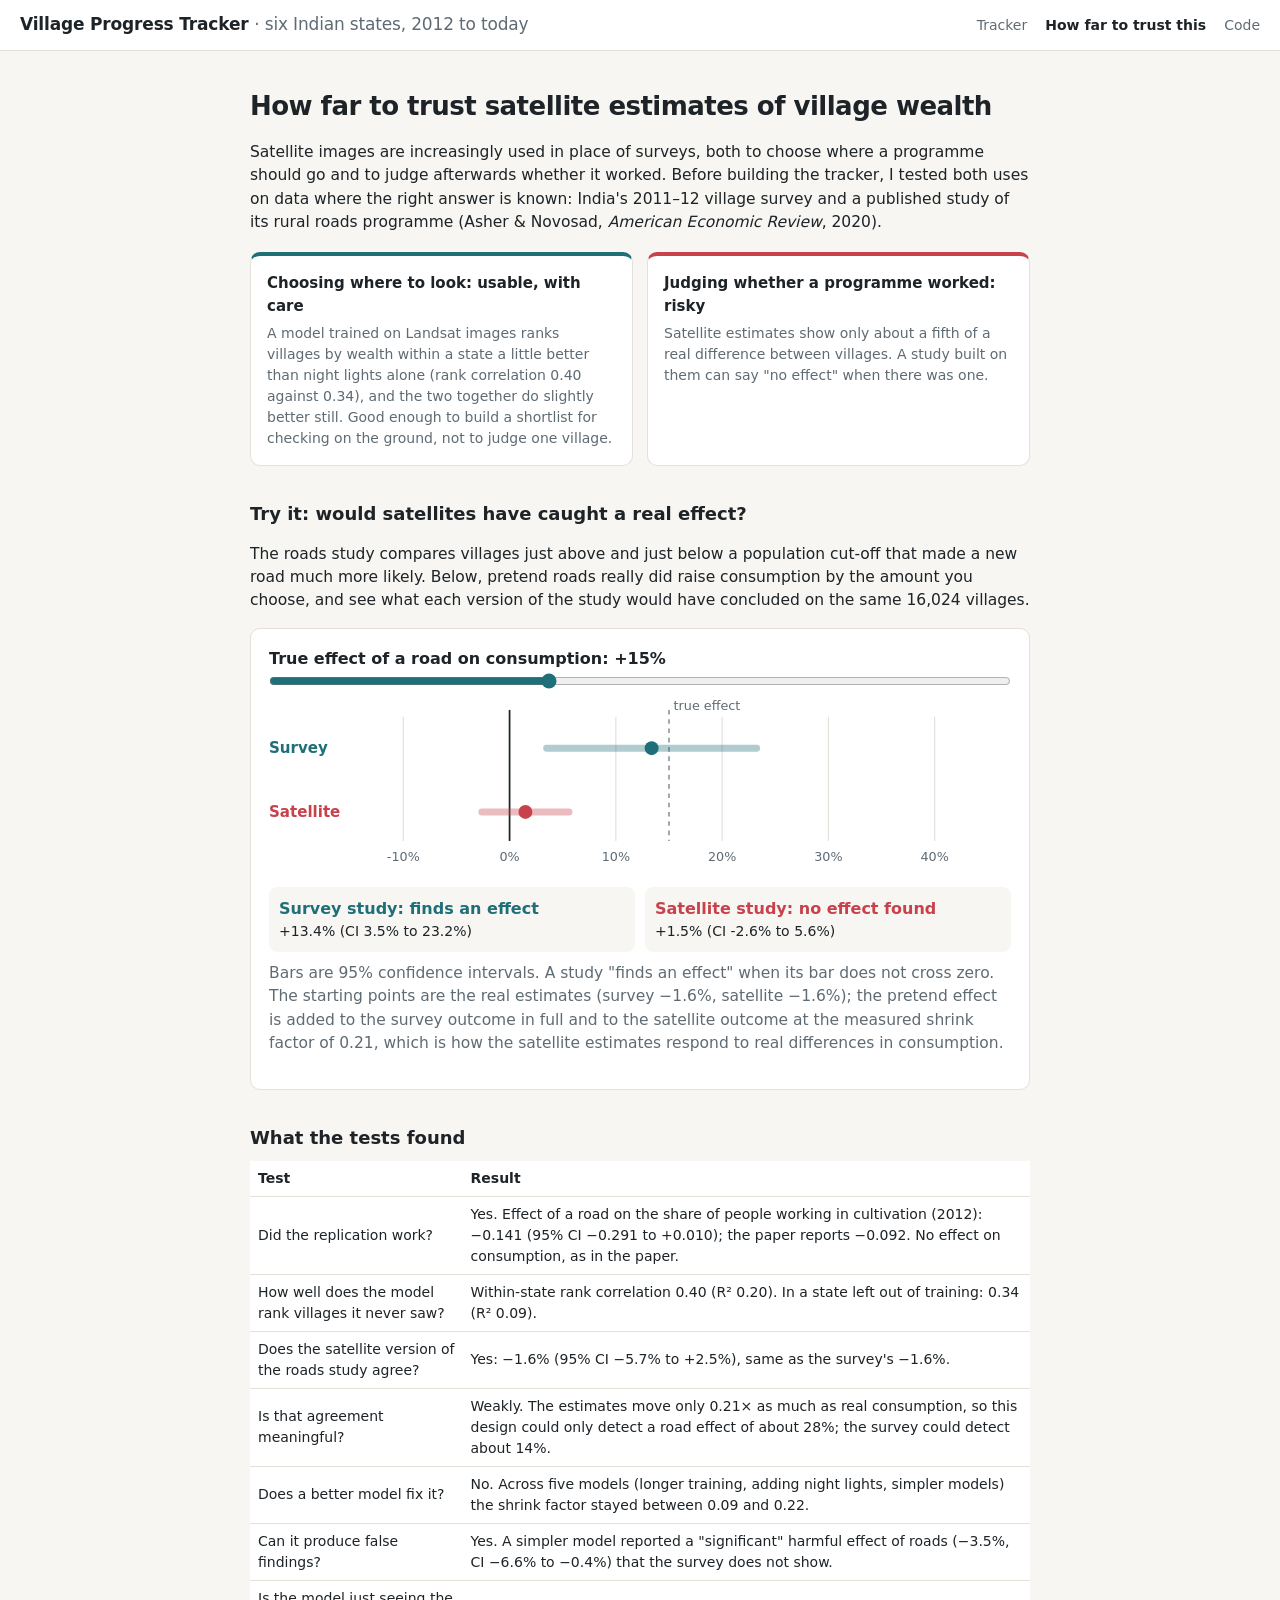
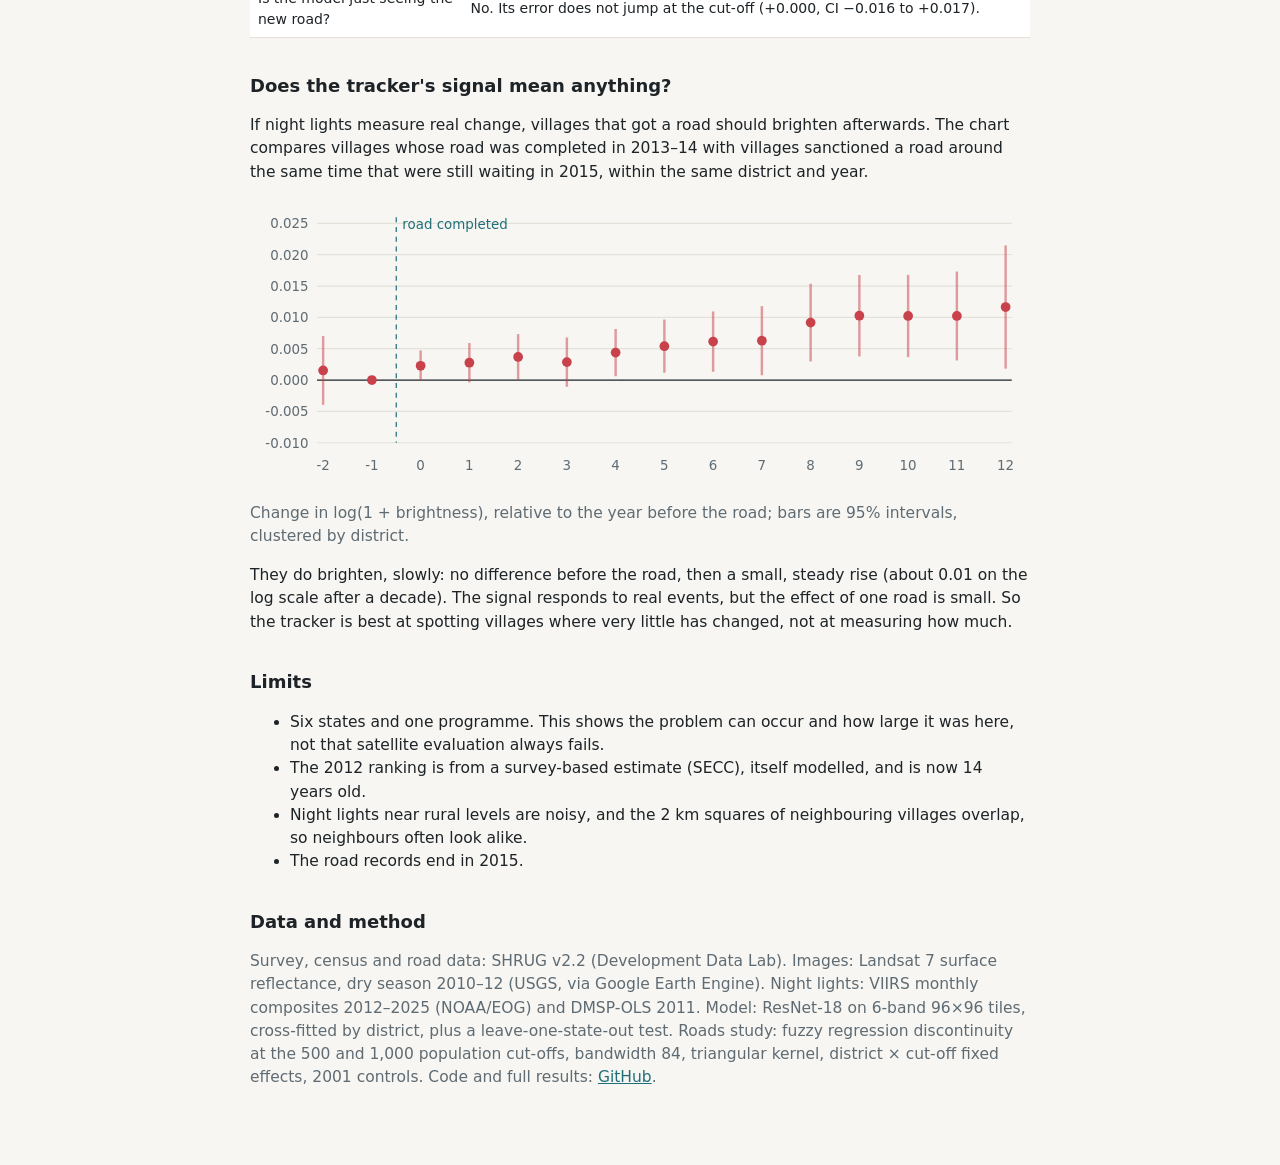
<file: docs/trust.html>
<!doctype html>
<html lang="en">
<head>
<meta charset="utf-8">
<meta name="viewport" content="width=device-width, initial-scale=1">
<title>How Far to Trust This</title>
<meta name="description" content="Satellite estimates of village wealth, tested against survey data and a published study of India's rural roads programme.">
<link rel="stylesheet" href="style.css">
</head>
<body>
<header class="top">
  <h1>Village Progress Tracker <span>· six Indian states, 2012 to today</span></h1>
  <nav><a href="index.html">Tracker</a><a class="on" href="trust.html">How far to trust this</a><a href="https://github.com/mayanksharma2511/satellite-policy-india">Code</a></nav>
</header>

<main class="page">
  <h2>How far to trust satellite estimates of village wealth</h2>
  <p>Satellite images are increasingly used in place of surveys, both to choose where a programme should go and to judge afterwards whether it worked. Before building the tracker, I tested both uses on data where the right answer is known: India's 2011–12 village survey and a published study of its rural roads programme (Asher &amp; Novosad, <i>American Economic Review</i>, 2020).</p>

  <div class="two">
    <div class="box good"><h4>Choosing where to look: usable, with care</h4><p>A model trained on Landsat images ranks villages by wealth within a state a little better than night lights alone (rank correlation 0.40 against 0.34), and the two together do slightly better still. Good enough to build a shortlist for checking on the ground, not to judge one village.</p></div>
    <div class="box bad"><h4>Judging whether a programme worked: risky</h4><p>Satellite estimates show only about a fifth of a real difference between villages. A study built on them can say "no effect" when there was one.</p></div>
  </div>

  <h3>Try it: would satellites have caught a real effect?</h3>
  <p>The roads study compares villages just above and just below a population cut-off that made a new road much more likely. Below, pretend roads really did raise consumption by the amount you choose, and see what each version of the study would have concluded on the same <span id="n">16,024</span> villages.</p>
  <div class="sim">
    <label for="eff"><b>True effect of a road on consumption: <span id="effv">+15%</span></b></label>
    <input type="range" id="eff" min="0" max="40" value="15" step="1">
    <svg id="ci" viewBox="0 0 640 150" width="100%" role="img" aria-label="Estimates and 95% confidence intervals"></svg>
    <div class="verdicts">
      <div class="verdict" id="vs"></div>
      <div class="verdict" id="vt"></div>
    </div>
    <p class="note" style="margin-top:10px">Bars are 95% confidence intervals. A study "finds an effect" when its bar does not cross zero. The starting points are the real estimates (survey −1.6%, satellite −1.6%); the pretend effect is added to the survey outcome in full and to the satellite outcome at the measured shrink factor of 0.21, which is how the satellite estimates respond to real differences in consumption.</p>
  </div>

  <h3>What the tests found</h3>
  <table class="t">
    <tr><th>Test</th><th>Result</th></tr>
    <tr><td>Did the replication work?</td><td>Yes. Effect of a road on the share of people working in cultivation (2012): −0.141 (95% CI −0.291 to +0.010); the paper reports −0.092. No effect on consumption, as in the paper.</td></tr>
    <tr><td>How well does the model rank villages it never saw?</td><td>Within-state rank correlation 0.40 (R² 0.20). In a state left out of training: 0.34 (R² 0.09).</td></tr>
    <tr><td>Does the satellite version of the roads study agree?</td><td>Yes: −1.6% (95% CI −5.7% to +2.5%), same as the survey's −1.6%.</td></tr>
    <tr><td>Is that agreement meaningful?</td><td>Weakly. The estimates move only 0.21× as much as real consumption, so this design could only detect a road effect of about 28%; the survey could detect about 14%.</td></tr>
    <tr><td>Does a better model fix it?</td><td>No. Across five models (longer training, adding night lights, simpler models) the shrink factor stayed between 0.09 and 0.22.</td></tr>
    <tr><td>Can it produce false findings?</td><td>Yes. A simpler model reported a "significant" harmful effect of roads (−3.5%, CI −6.6% to −0.4%) that the survey does not show.</td></tr>
    <tr><td>Is the model just seeing the new road?</td><td>No. Its error does not jump at the cut-off (+0.000, CI −0.016 to +0.017).</td></tr>
  </table>

  <h3>Does the tracker's signal mean anything?</h3>
  <p>If night lights measure real change, villages that got a road should brighten afterwards. The chart compares villages whose road was completed in 2013–14 with villages sanctioned a road around the same time that were still waiting in 2015, within the same district and year.</p>
  <svg id="ev" viewBox="0 0 640 230" width="100%" role="img" aria-label="Change in night brightness by years since the road"></svg>
  <p class="note">Change in log(1 + brightness), relative to the year before the road; bars are 95% intervals, clustered by district.</p>
  <p>They do brighten, slowly: no difference before the road, then a small, steady rise (about 0.01 on the log scale after a decade). The signal responds to real events, but the effect of one road is small. So the tracker is best at spotting villages where very little has changed, not at measuring how much.</p>

  <h3>Limits</h3>
  <ul>
    <li>Six states and one programme. This shows the problem can occur and how large it was here, not that satellite evaluation always fails.</li>
    <li>The 2012 ranking is from a survey-based estimate (SECC), itself modelled, and is now 14 years old.</li>
    <li>Night lights near rural levels are noisy, and the 2 km squares of neighbouring villages overlap, so neighbours often look alike.</li>
    <li>The road records end in 2015.</li>
  </ul>

  <h3>Data and method</h3>
  <p class="note">Survey, census and road data: SHRUG v2.2 (Development Data Lab). Images: Landsat 7 surface reflectance, dry season 2010–12 (USGS, via Google Earth Engine). Night lights: VIIRS monthly composites 2012–2025 (NOAA/EOG) and DMSP-OLS 2011. Model: ResNet-18 on 6-band 96×96 tiles, cross-fitted by district, plus a leave-one-state-out test. Roads study: fuzzy regression discontinuity at the 500 and 1,000 population cut-offs, bandwidth 84, triangular kernel, district × cut-off fixed effects, 2001 controls. Code and full results: <a href="https://github.com/mayanksharma2511/satellite-policy-india">GitHub</a>.</p>
</main>

<script>
const $ = id => document.getElementById(id);
fetch("data/trust.json").then(r => r.json()).then(t => {
  $("n").textContent = t.rd.n.toLocaleString();
  const S = t.rd.survey, T = t.rd.satellite, k = t.shrink;
  const svg = $("ci"), lo = -0.15, hi = 0.45, X = v => 70 + (v - lo) / (hi - lo) * 550;

  function render() {
    const d = +$("eff").value / 100;
    $("effv").textContent = "+" + Math.round(d * 100) + "%";
    const rows = [
      { name: "Survey", est: S.est + d, se: S.se, c: "#1f6f78", y: 45 },
      { name: "Satellite", est: T.est + k * d, se: T.se, c: "#c8414b", y: 100 }
    ];
    let g = "";
    for (let v = -0.1; v <= 0.41; v += 0.1) {
      g += `<line x1="${X(v)}" x2="${X(v)}" y1="18" y2="125" stroke="#e3e1da"/><text x="${X(v)}" y="142" font-size="11" text-anchor="middle" fill="#5f6b73">${Math.round(v * 100)}%</text>`;
    }
    g += `<line x1="${X(0)}" x2="${X(0)}" y1="12" y2="125" stroke="#1d2327" stroke-width="1.5"/>`;
    g += `<line x1="${X(d)}" x2="${X(d)}" y1="12" y2="125" stroke="#5f6b73" stroke-dasharray="4 4"/><text x="${X(d) + 4}" y="12" font-size="11" fill="#5f6b73">true effect</text>`;
    for (const r of rows) {
      const a = r.est - 1.96 * r.se, b = r.est + 1.96 * r.se;
      g += `<text x="0" y="${r.y + 4}" font-size="13" fill="${r.c}" font-weight="600">${r.name}</text>
        <line x1="${X(a)}" x2="${X(b)}" y1="${r.y}" y2="${r.y}" stroke="${r.c}" stroke-width="6" stroke-linecap="round" opacity=".35"/>
        <circle cx="${X(r.est)}" cy="${r.y}" r="6" fill="${r.c}"/>`;
      r.found = a > 0;
      r.text = `${r.est >= 0 ? "+" : ""}${(r.est * 100).toFixed(1)}% (CI ${(a * 100).toFixed(1)}% to ${(b * 100).toFixed(1)}%)`;
    }
    svg.innerHTML = g;
    const say = r => `<b style="color:${r.c}">${r.name} study: ${r.found ? "finds an effect" : "no effect found"}</b>${r.text}`;
    $("vs").innerHTML = say(rows[0]);
    $("vt").innerHTML = say(rows[1]);
  }
  $("eff").oninput = render;
  render();

  const e = t.lights_after_road, ev = $("ev");
  const n = e.event_time.length, ymax = 0.025, ymin = -0.01;
  const ex = i => 60 + i * 560 / (n - 1), ey = v => 200 - (v - ymin) / (ymax - ymin) * 180;
  let s = "";
  for (let v = -0.01; v <= 0.0251; v += 0.005) {
    s += `<line x1="55" x2="625" y1="${ey(v)}" y2="${ey(v)}" stroke="${Math.abs(v) < 1e-9 ? "#1d2327" : "#e3e1da"}"/><text x="48" y="${ey(v) + 4}" font-size="11" text-anchor="end" fill="#5f6b73">${v.toFixed(3)}</text>`;
  }
  const r0 = e.event_time.indexOf(0);
  s += `<line x1="${(ex(r0) + ex(r0 - 1)) / 2}" x2="${(ex(r0) + ex(r0 - 1)) / 2}" y1="15" y2="200" stroke="#1f6f78" stroke-dasharray="4 4"/><text x="${(ex(r0) + ex(r0 - 1)) / 2 + 5}" y="25" font-size="11" fill="#1f6f78">road completed</text>`;
  e.event_time.forEach((t0, i) => {
    const m = e.estimate[i], se = e.se[i];
    s += `<line x1="${ex(i)}" x2="${ex(i)}" y1="${ey(m - 1.96 * se)}" y2="${ey(m + 1.96 * se)}" stroke="#c8414b" stroke-width="2" opacity=".5"/>
      <circle cx="${ex(i)}" cy="${ey(m)}" r="4" fill="#c8414b"/>
      <text x="${ex(i)}" y="222" font-size="11" text-anchor="middle" fill="#5f6b73">${t0}</text>`;
  });
  ev.innerHTML = s;
});
</script>
</body>
</html>
</file>
<file: docs/style.css>
:root {
  --bg: #f7f6f2;
  --panel: #ffffff;
  --ink: #1d2327;
  --muted: #5f6b73;
  --line: #e3e1da;
  --accent: #1f6f78;
  --behind: #c8414b;
  --rising: #e09f3e;
  --other: #8e9aa3;
  --survey: #1f6f78;
  --sat: #c8414b;
  font-family: "Inter", system-ui, -apple-system, "Segoe UI", sans-serif;
  color: var(--ink);
}
* { box-sizing: border-box; }
body { margin: 0; background: var(--bg); line-height: 1.5; }
a { color: var(--accent); }

header.top {
  display: flex; align-items: center; justify-content: space-between; gap: 16px;
  padding: 12px 20px; background: var(--panel); border-bottom: 1px solid var(--line);
}
header.top h1 { font-size: 17px; margin: 0; letter-spacing: -0.01em; }
header.top h1 span { color: var(--muted); font-weight: 400; }
nav a { margin-left: 18px; text-decoration: none; color: var(--muted); font-size: 14px; }
nav a.on { color: var(--ink); font-weight: 600; }

/* tracker layout */
.app { display: grid; grid-template-columns: 380px 1fr; height: calc(100vh - 53px); }
.side { overflow-y: auto; background: var(--panel); border-right: 1px solid var(--line); padding: 18px; }
#map { height: 100%; }
.main { display: flex; flex-direction: column; min-width: 0; height: 100%; }
.tabs { display: flex; align-items: center; gap: 8px; padding: 8px 12px; background: var(--panel); border-bottom: 1px solid var(--line); position: relative; flex-wrap: wrap; }
.tab { border: 0; background: none; font: inherit; font-size: 14px; padding: 6px 10px; border-radius: 6px; cursor: pointer; color: var(--muted); }
.tab.on { background: var(--bg); color: var(--ink); font-weight: 600; }
.spacer { flex: 1; }
#search { flex: 0 1 260px; padding: 7px 10px; border: 1px solid var(--line); border-radius: 6px; font: inherit; font-size: 14px; }
.results { position: absolute; top: 46px; left: 190px; width: 300px; background: #fff; border: 1px solid var(--line); border-radius: 8px; box-shadow: 0 6px 20px rgba(0,0,0,.12); z-index: 1000; }
.results:empty { display: none; }
.results div { padding: 8px 10px; font-size: 13px; cursor: pointer; display: flex; justify-content: space-between; }
.results div:hover { background: #f0f4f4; }
.results span, .results .none { color: var(--muted); }
select.small { width: auto; padding: 5px 8px; font-size: 13px; }
.btn.small { padding: 6px 10px; }
#mapwrap { position: relative; flex: 1; min-height: 0; }
#mapwrap[hidden], #tablewrap[hidden] { display: none; }
.maplegend { position: absolute; left: 10px; bottom: 22px; z-index: 500; background: rgba(255,255,255,.94); border-radius: 8px; padding: 6px 10px; font-size: 12px; display: flex; gap: 12px; flex-wrap: wrap; max-width: calc(100% - 20px); }
.maplegend i { display: inline-block; width: 10px; height: 10px; border-radius: 50%; margin-right: 5px; vertical-align: -1px; }
#tablewrap { flex: 1; overflow: auto; padding: 4px 16px 20px; }
#table th[data-k] { cursor: pointer; user-select: none; position: sticky; top: 0; background: var(--panel); }
#table tbody tr { cursor: pointer; }
#table tbody tr:hover { background: #f0f4f4; }
#table tr.pick td:first-child { box-shadow: inset 4px 0 0 #7a1f3d; font-weight: 700; }
#table tr.pick { background: #fbf1f3; }
input[type=range] { width: 100%; accent-color: var(--accent); margin: 2px 0 4px; }
.tag { font-weight: 600; margin: 0 0 6px; font-size: 13px; }
.leaflet-popup-content .card { background: none; padding: 0; margin: 0; }
.side h2 { font-size: 15px; margin: 18px 0 6px; }
.lede { font-size: 14px; color: var(--muted); margin: 0 0 14px; }
label.f { display: block; font-size: 12px; color: var(--muted); margin: 10px 0 4px; text-transform: uppercase; letter-spacing: .04em; }
select { width: 100%; padding: 8px; border: 1px solid var(--line); border-radius: 6px; font: inherit; background: #fff; }
.stats { display: grid; grid-template-columns: 1fr 1fr; gap: 8px; margin: 14px 0; }
.stat { background: var(--bg); border-radius: 8px; padding: 10px; }
.stat b { display: block; font-size: 20px; }
.stat small { color: var(--muted); font-size: 12px; }
.legend { font-size: 13px; margin: 8px 0 4px; }
.legend div { display: flex; align-items: center; gap: 8px; margin: 3px 0; }
.dot { width: 11px; height: 11px; border-radius: 50%; display: inline-block; flex: none; }
.btn { display: inline-block; padding: 8px 12px; border-radius: 6px; border: 1px solid var(--accent);
  background: var(--accent); color: #fff; font: inherit; font-size: 13px; cursor: pointer; }
.btn.ghost { background: #fff; color: var(--accent); }
.list { margin-top: 8px; border-top: 1px solid var(--line); }
.row { padding: 8px 4px; border-bottom: 1px solid var(--line); cursor: pointer; font-size: 13px; display: flex; justify-content: space-between; gap: 8px; }
.row:hover, .row.sel { background: #f0f4f4; }
.row span { color: var(--muted); white-space: nowrap; }
.card { background: var(--bg); border-radius: 8px; padding: 12px; margin-top: 12px; font-size: 13px; }
.card h3 { margin: 0 0 6px; font-size: 15px; }
.card table { width: 100%; border-collapse: collapse; }
.card td { padding: 2px 0; }
.card td:last-child { text-align: right; font-variant-numeric: tabular-nums; }
.note { font-size: 12px; color: var(--muted); }
.warn { font-size: 12px; background: #fff6e5; border: 1px solid #f1dcb0; border-radius: 6px; padding: 8px 10px; margin: 10px 0; }

/* article pages */
.page { max-width: 820px; margin: 0 auto; padding: 28px 20px 60px; }
.page h2 { font-size: 26px; letter-spacing: -0.02em; margin: 8px 0 8px; }
.page h3 { font-size: 18px; margin: 34px 0 8px; }
.page p, .page li { font-size: 15.5px; }
.two { display: grid; grid-template-columns: 1fr 1fr; gap: 14px; margin: 18px 0; }
.box { background: var(--panel); border: 1px solid var(--line); border-radius: 10px; padding: 16px; }
.box h4 { margin: 0 0 6px; font-size: 15px; }
.box p { margin: 0; font-size: 14px; color: var(--muted); }
.good { border-top: 4px solid var(--survey); }
.bad { border-top: 4px solid var(--sat); }
.sim { background: var(--panel); border: 1px solid var(--line); border-radius: 10px; padding: 18px; margin: 16px 0; }
.sim input[type=range] { width: 100%; accent-color: var(--accent); }
.verdicts { display: grid; grid-template-columns: 1fr 1fr; gap: 10px; margin-top: 10px; }
.verdict { border-radius: 8px; padding: 10px; font-size: 14px; background: var(--bg); }
.verdict b { display: block; font-size: 16px; }
table.t { width: 100%; border-collapse: collapse; font-size: 14px; margin: 10px 0; background: var(--panel); }
table.t th, table.t td { border-bottom: 1px solid var(--line); padding: 7px 8px; text-align: left; }
table.t td.n, table.t th.n { text-align: right; font-variant-numeric: tabular-nums; }
svg text { font-family: inherit; }

@media (max-width: 760px) {
  .app { grid-template-columns: 1fr; height: auto; }
  .side { border-right: none; }
  .main { height: auto; }
  #mapwrap { height: 65vh; flex: none; }
  .results { left: 12px; top: 90px; }
  .two, .verdicts { grid-template-columns: 1fr; }
  nav a { margin-left: 10px; }
  header.top h1 span { display: none; }
}

.hero { font-size: 15px; background: #fbf1f3; border-left: 4px solid var(--behind); padding: 10px 12px; border-radius: 6px; margin-bottom: 10px; }
.hero b { color: var(--behind); }
ol.how { margin: 0 0 6px; padding-left: 20px; font-size: 13.5px; color: var(--muted); }
ol.how li { margin: 3px 0; }
ol.how b { color: var(--ink); }
details.criteria { margin: 16px 0 4px; border: 1px solid var(--line); border-radius: 8px; padding: 8px 12px; }
details.criteria summary { cursor: pointer; font-weight: 600; font-size: 14px; }
.why { background: #fff; border-radius: 6px; padding: 6px 8px; margin: 0 0 8px; font-size: 12.5px; }

.homebtn { background: #fff; border: 2px solid rgba(0,0,0,.2); border-radius: 4px; padding: 5px 8px; font: inherit; font-size: 12px; cursor: pointer; }

.seg { display: flex; border: 1px solid var(--line); border-radius: 8px; overflow: hidden; }
.seg button { flex: 1; border: 0; background: #fff; padding: 8px 4px; font: inherit; font-size: 13px; line-height: 1.25; cursor: pointer; color: var(--muted); }
.seg button + button { border-left: 1px solid var(--line); }
.seg button.on { background: var(--accent); color: #fff; font-weight: 600; }
</file>
